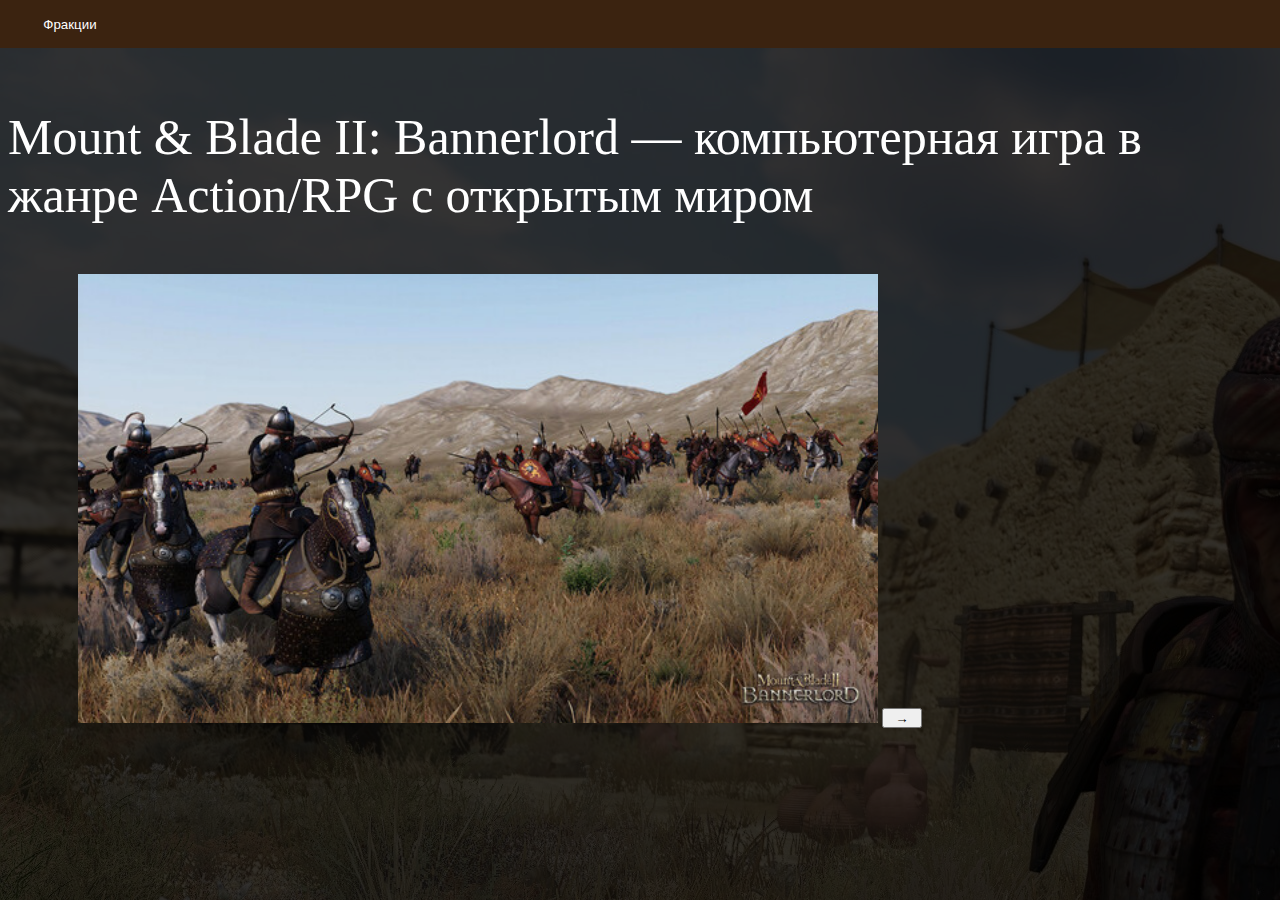
<file: index.html>
<!DOCTYPE html>
<html lang="en">
<head>
    <meta charset="UTF-8">
    <title>Main</title>
    <link rel="stylesheet" href="main.css">
</head>
<body>
  <button class="TicTacToe" name="TicTacToe" id="TicTacToe"  onclick="tictactoe(this)">Фракции</button>
  <div class="rectangle"></div>
  <p class="infbann">Mount & Blade II: Bannerlord — компьютерная игра в жанре Action/RPG с открытым миром</p>
  <img id="imageID" src="sources/2.jpg" >

  <button class="next" name="next" id="next" onclick="next(this)">→</button>
  <script src="index.js"></script>
</body>
</html>
</file>
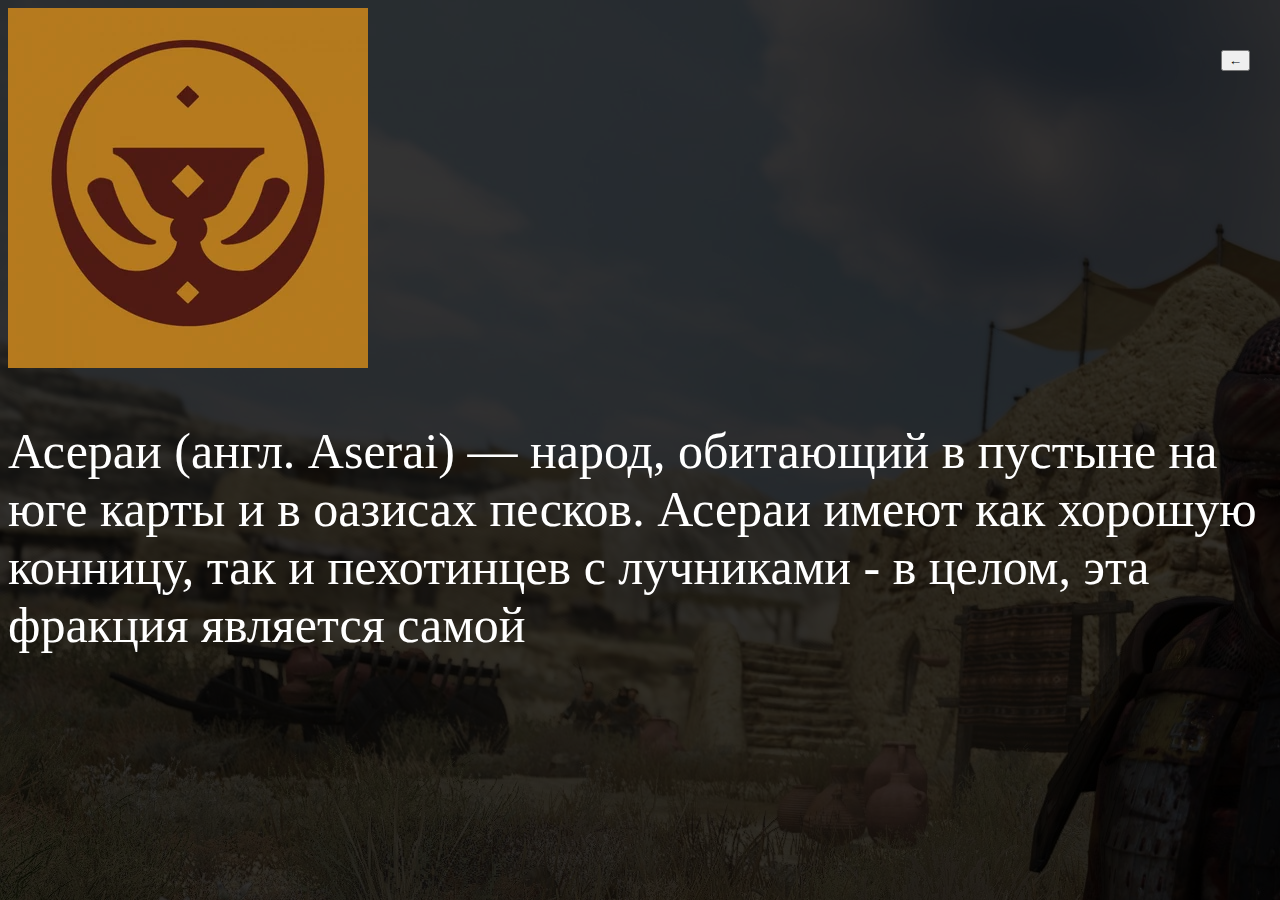
<file: aserai.html>
<!DOCTYPE html>
<html lang="en">
<head>
    <meta charset="UTF-8">
    <title>Фракции</title>
    <link rel="stylesheet" href="fractions.css">
</head>
<body>
<img class="frac" src="sources/Aserai.jpg">
<p >Асераи (англ. Aserai) — народ, обитающий в пустыне на юге карты и в оазисах песков. Асераи имеют как хорошую конницу, так и пехотинцев с лучниками - в целом, эта фракция является самой</p>
<button class="previous" id="previous" onclick="tictactoe(this)">←</button>
<script src="index.js"></script>
</body>
</html>
</file>
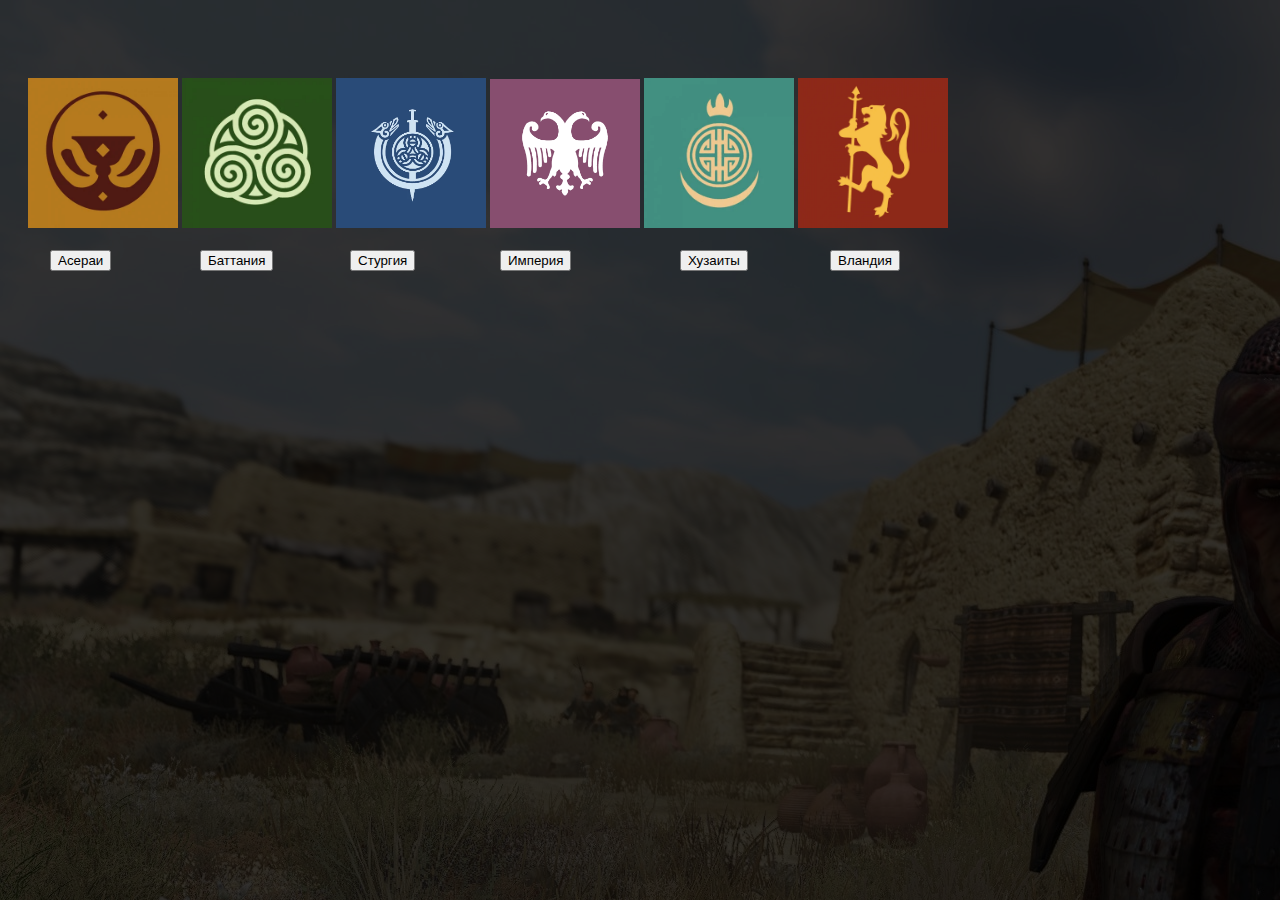
<file: fractions.html>
<!DOCTYPE html>
<html lang="en">
<head>
    <meta charset="UTF-8">
    <title>Фракции</title>
    <link rel="stylesheet" href="main.css">
</head>
<body>
<img class="frac" src="sources/Aserai.jpg">
<img class="frac" src="sources/Battania.jpg">
<img class="frac" src="sources/Sturgia.jpg">
<img class="frac" src="sources/Calradic_Empire.jpg">
<img class="frac" src="sources/Khuzait.jpg">
<img  class="frac" src="sources/Vlandia.jpg">
<button class="aserai" id="aserai" onclick="aserai(this)">Асераи</button>
<button class="battan" id="battan" onclick="battan(this)">Баттания</button>
<button class="sturgia" id="sturgia" onclick="sturgia(this)">Стургия</button>
<button class="vlandia" id="vlandia" onclick="vlandia(this)">Вландия</button>
<button class="imperia" id="imperia" onclick="imperia(this)">Империя</button>
<button class="khuzait" id="khuzait" onclick="khuzait(this)">Хузаиты</button>
<script src="index.js"></script>
</body>
</html>
</file>
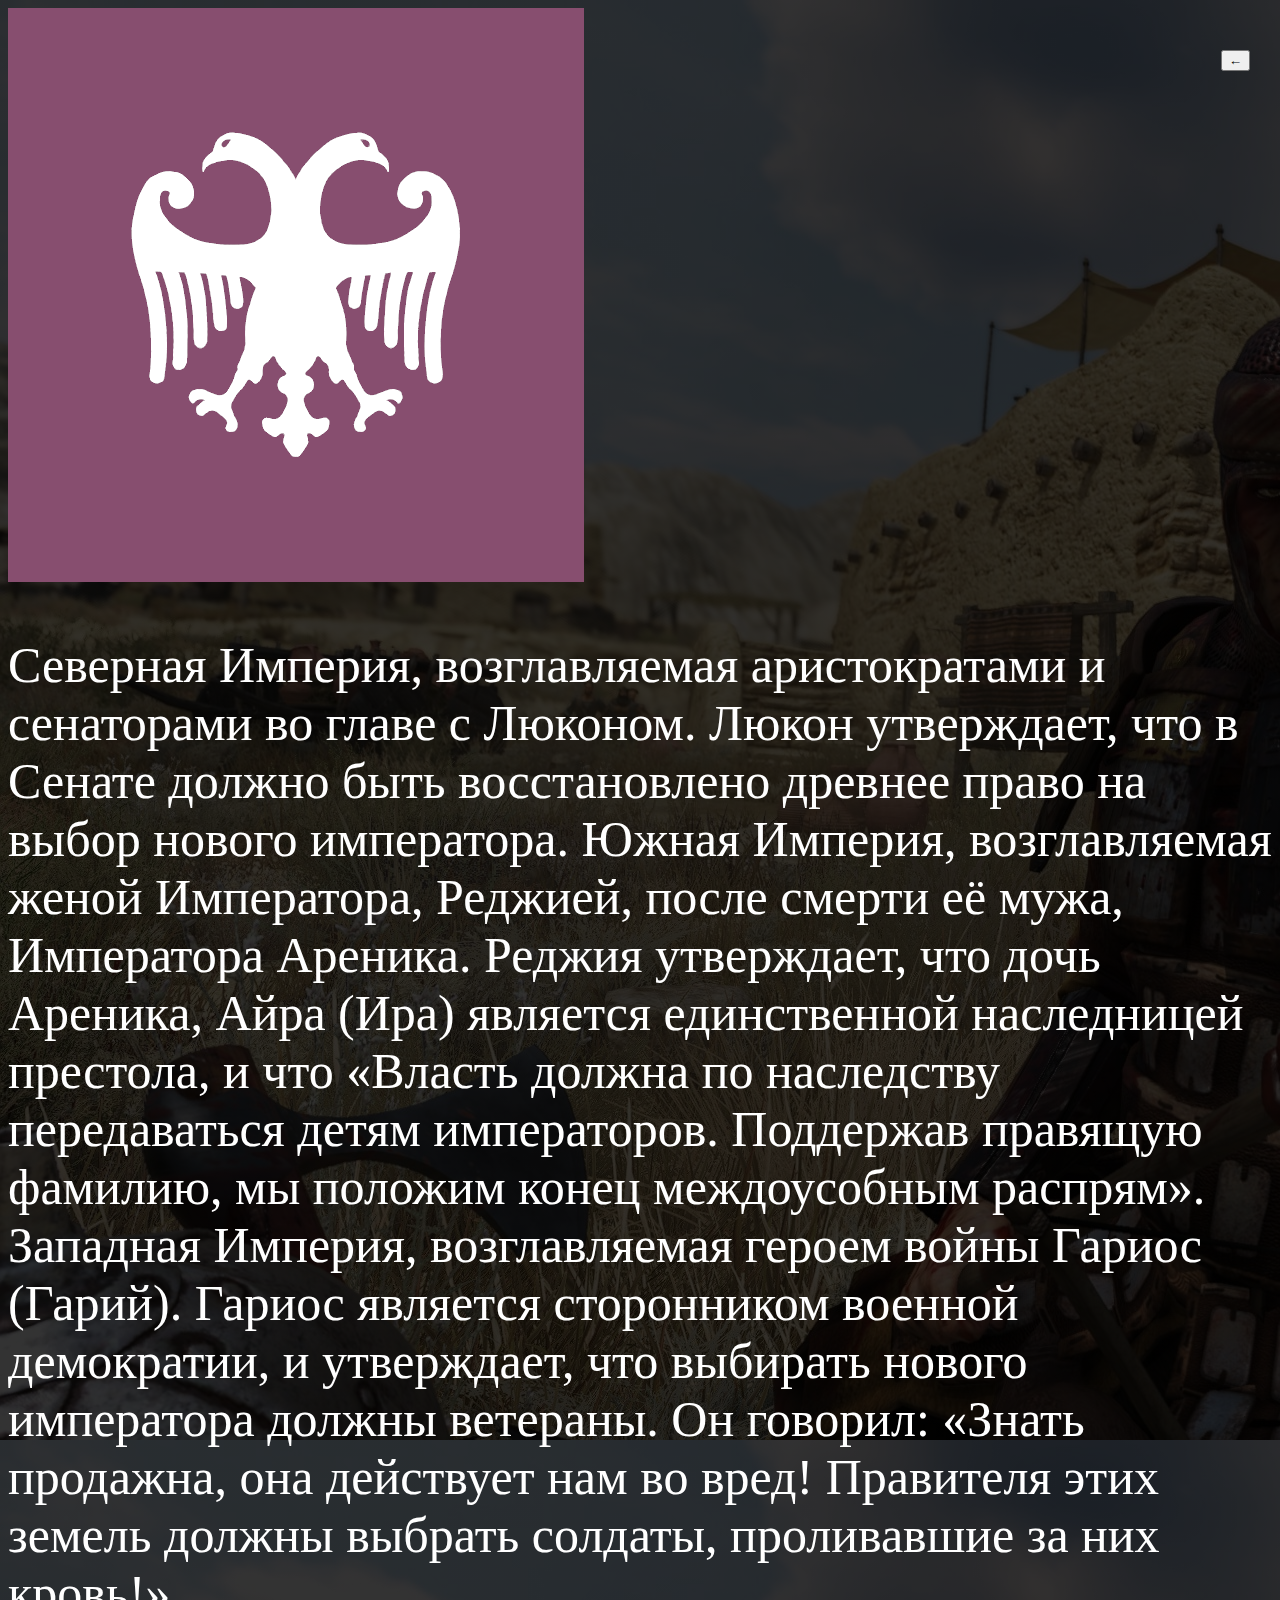
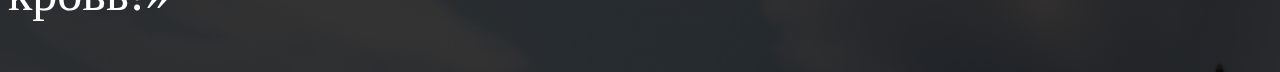
<file: imperia.html>
<!DOCTYPE html>
<html lang="en">
<head>
    <meta charset="UTF-8">
    <title>Фракции</title>
    <link rel="stylesheet" href="fractions.css">
</head>
<body>
<img class="frac" src="sources/Calradic_Empire.jpg">
<p >Северная Империя, возглавляемая аристократами и сенаторами во главе с Люконом. Люкон утверждает, что в Сенате должно быть восстановлено древнее право на выбор нового императора.
    Южная Империя, возглавляемая женой Императора, Реджией, после смерти её мужа, Императора Ареника. Реджия утверждает, что дочь Ареника, Айра (Ира) является единственной наследницей престола, и что «Власть должна по наследству передаваться детям императоров. Поддержав правящую фамилию, мы положим конец междоусобным распрям».
    Западная Империя, возглавляемая героем войны Гариос (Гарий). Гариос является сторонником военной демократии, и утверждает, что выбирать нового императора должны ветераны. Он говорил: «Знать продажна, она действует нам во вред! Правителя этих земель должны выбрать солдаты, проливавшие за них кровь!»</p>
<button class="previous" id="previous" onclick="tictactoe(this)">←</button>
<script src="index.js"></script>
</body>
</html>
</file>
<file: main.css>
.TicTacToe{
    position: absolute;
    top: 7px;
    left: 10px;
    right: 100px;
    bottom: 100px;
    height: 35px;
    width: 120px;
    z-index: 2;
    border: none; outline: none;
    color:white;
    background-color: rgba(28,28,28,0);
}
.rectangle{
    background-color: #3b2310;
    position: relative;
    left: -10px;
    bottom: 10px;
    height: 50px;
    width: 5000px;
    margin:auto;
}
body{
    background: linear-gradient(rgba(0, 0, 0, 0.8), rgba(0, 0, 0, 0.8)), url('sources/1.jpg');
    background-color: #000000;
}
.infbann{
    color: white;
    font-size: 50px;
}
.next{
    position: relative;
    width: 40px;
    height: 20px;

    left: 70px;
    margin:auto;
}
img{
    position: relative;
    left: 70px;
    width: 800px;
}
.frac{
    position: relative;
    top: 70px;
    left: 20px;
    width: 150px;
    margin:auto;
}
.pressthebutton{
    position: relative;
    top: 100px;
    font-size:50px;
    color: white;
}
.aserai{
    position: absolute;
    left:50px;
    top:250px;
    margin:auto;
}
.battan{
    position: absolute;
    left:200px;
    top:250px;
    margin:auto;
}
.sturgia{
    position: absolute;
    left:350px;
    top:250px;
    margin:auto;
}
.imperia{
    position: absolute;
    left:500px;
    top:250px;
    margin:auto;
}
.khuzait{
    position: absolute;
    left:680px;
    top:250px;
    margin:auto;
}
.vlandia{
    position: absolute;
    left:830px;
    top:250px;
    margin:auto;
}
</file>
<file: fractions.css>
body{
    background: linear-gradient(rgba(0, 0, 0, 0.8), rgba(0, 0, 0, 0.8)), url('sources/1.jpg');
    background-color: #000000;
}
p{
    color: white;
    font-size: 50px;
}
.previous{
    position: absolute;
    top:50px;
    right:30px;
}
</file>
